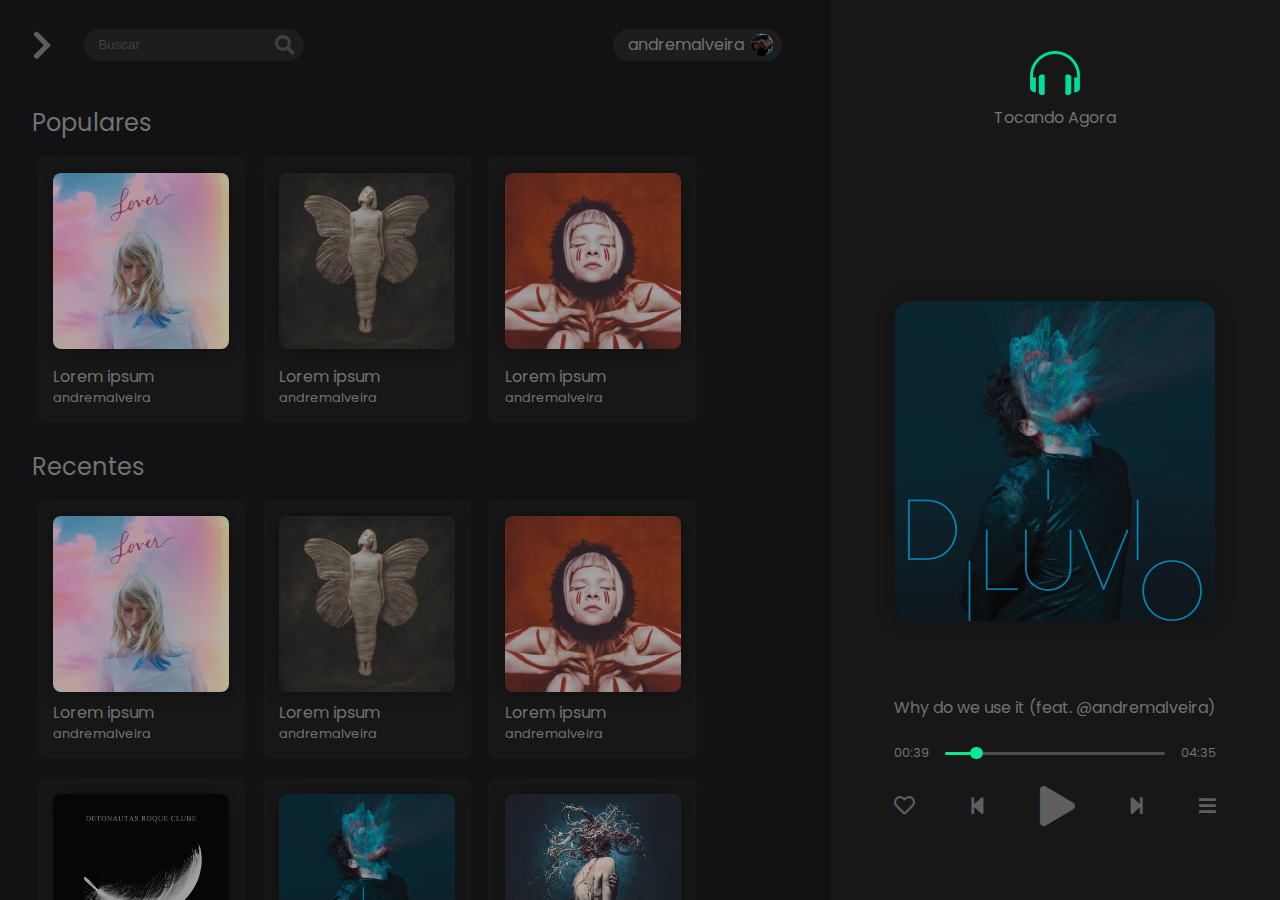
<file: index.html>
<!DOCTYPE html>
<html lang="pt-br" data-theme="dark">
<head>
  <meta charset="UTF-8">
  <meta http-equiv="X-UA-Compatible" content="IE=edge">
  <meta name="viewport" content="width=device-width, initial-scale=1.0">
  <link rel="preconnect" href="https://fonts.gstatic.com">
  <link href="https://fonts.googleapis.com/css2?family=Poppins:wght@200;300;400&display=swap" rel="stylesheet">
  <link rel="stylesheet" href="https://cdnjs.cloudflare.com/ajax/libs/font-awesome/5.15.3/css/all.min.css"  crossorigin="anonymous" />
  <link rel="stylesheet" href="assets/css/equalize.css">
  <link rel="stylesheet" href="assets/css/style.css">
  <title>Home | Your MusicPlayer</title>

  <link rel="shortcut icon" href="public/favicon.png" type="image/x-icon">
</head>
<body>
  <div class="barLeft">
    <nav>
      <img src="public/logo.png" alt="">
      <ul>
        <a href="/"><li><i class="fas fa-home"></i>Home</li></a>
        <li><i class="fas fa-grip-lines-vertical"></i>Sua Biblioteca</li>
        <li><i class="fas fa-heart"></i>Músicas Curtidas</li>
        <li><i class="fas fa-plus"></i>Criar Playlist</li>
      </ul>
    </nav>
  </div>
  <div class="container">
    <header>
      <i class="fas fa-chevron-right"></i>
      <div class="search">
        <input type="text" name="" id="" placeholder="Buscar">
        <i class="fas fa-search"></i>
      </div>
      <div class="user">
        <div class="ubutton">
          <div class="uName">andremalveira</div>
          <div class="uThumbnail">
            <img src="public/user.png" alt="">
          </div>
        </div>
        <div id="uMenu" class="uMenu">
          <a href="perfil.html"><li>Perfil</li></a>
          <a href="#"><li>Conta</li></a>
          <a href="#"><li>Sair</li></a>
        </div>
      </div>
    </header>
    <main>
      <h1>Populares</h1>
      <div class="populares menuActive">
       <div class="pList"></div>
      </div>
      <h1>Recentes</h1>
      <div class="recents">
        <div class="rList"></div>
      </div>
      <footer>
      <p>Copyright 2021 | Your MusicPlayer</p>
      <p>developed by <a href="">andremalveira</a></p>
      </footer>
    </main>

  </div>
  <div class="player">
      <div class="pHeader">
        <img src="public/headphone.png" alt="">
        <p>Tocando Agora</p>
      </div>
      <div class="pThumbnail">
        <img src="public/imgs/4.jpg" alt="">
      </div>
      <div class="footer">
        <h2 class="pTitle">Why do we use it (feat. @andremalveira)</h2>
        <div class="pSlider">
          <span>00:39</span>
          <div class="pSliderBar">
            <div class="ball"></div>
            <div class="progress"></div>
          </div>
          <span>04:35</span>
        </div>
        <div class="pControls">
          <div><i class="far fa-heart"></i></div>
          <div><i class="fas fa-step-backward"></i></div>
          <div><i class="fas fa-play"></i></div>
          <div><i class="fas fa-step-forward"></i></div>
          <div class="more">
            <i class="fas fa-bars"></i>
            <div class="popUp">
              <i dataPopUp="Equalizer" class="fas fa-align-left"></i>
              <i dataPopUp="Repetir" class="fas fa-redo-alt"></i>
              <i dataPopUp="Aleatório" class="fas fa-random"></i>
              <div class="pVolumeBar">
                <div class="ball"></div>
                <div class="progress"></div>
              </div>
              <i dataPopUp="Mute" class="fas fa-volume-up"></i>
            </div>
          </div>
        </div>
      </div>
      <div class='equalizer'></div>
  </div>
  <div class="overlay"></div>
</body>
<script src="assets/js/togglemodedark.js"></script>
<script src="assets/js/script.js"></script>
</html>
</file>
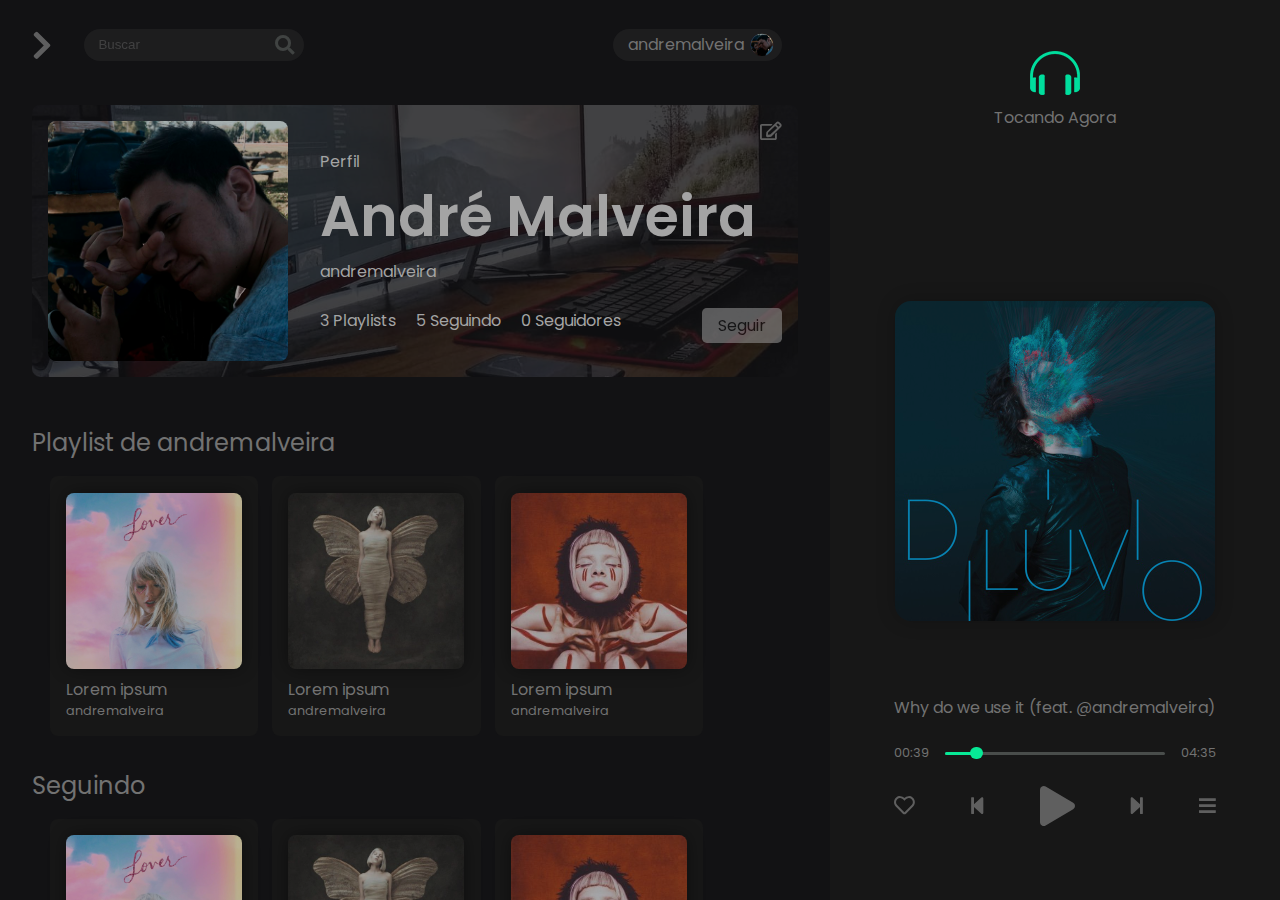
<file: perfil.html>
<!DOCTYPE html>
<html lang="pt-br" data-theme="dark">
<head>
  <meta charset="UTF-8">
  <meta http-equiv="X-UA-Compatible" content="IE=edge">
  <meta name="viewport" content="width=device-width, initial-scale=1.0">
  <link rel="preconnect" href="https://fonts.gstatic.com">
  <link href="https://fonts.googleapis.com/css2?family=Poppins:wght@200;300;400&display=swap" rel="stylesheet">
  <link rel="stylesheet" href="https://cdnjs.cloudflare.com/ajax/libs/font-awesome/5.15.3/css/all.min.css"  crossorigin="anonymous" />
  <link rel="stylesheet" href="assets/css/equalize.css">
  <link rel="stylesheet" href="assets/css/style.css">
  <title>Perfil | Your MusicPlayer</title>

  <link rel="shortcut icon" href="public/favicon.png" type="image/x-icon">
</head>
<body>
  <div class="barLeft">
    <nav>
      <a href="/"><img src="public/logo.png" alt=""></a>
      <ul>
        <a href="/"><li><i class="fas fa-home"></i>Home</li></a>
        <li><i class="fas fa-grip-lines-vertical"></i>Sua Biblioteca</li>
        <li><i class="fas fa-heart"></i>Músicas Curtidas</li>
        <li><i class="fas fa-plus"></i>Criar Playlist</li>
      </ul>
    </nav>
  </div>
  <div class="container">
    <header>
      <i class="fas fa-chevron-right"></i>
      <div class="search">
        <input type="text" name="" id="" placeholder="Buscar">
        <i class="fas fa-search"></i>
      </div>
      <div class="user">
        <div class="ubutton">
          <div class="uName">andremalveira</div>
          <div class="uThumbnail">
            <img src="public/user.png" alt="">
          </div>
        </div>
        <div id="uMenu" class="uMenu">
          <a href="perfil.html"><li>Perfil</li></a>
          <a href="#"><li>Conta</li></a>
          <a href="#"><li>Sair</li></a>
        </div>
      </div>
    </header>
    <main>
      <div class="profile">
        <div class="plControls">
          <i class="fas fa-chevron-left" title="Voltar"></i>
        </div>
        <div class="prHeader">
          <div class="prContainer">
              <div class="prThumbnail">
                <img src="public/user.png" alt="">
                <i class="fas fa-camera"></i>
              </div>
              <div class="prInfos">
                <span>Perfil</span>
                <h1>André Malveira</h1>
                <span>andremalveira</span>
                <div class="follows">
                  <span>0 Playlists</span>
                  <span class="">0 Seguindo</span>
                  <span>0 Seguidores</span>

                  <div class="prbuttons">
                    <div class="prbFollow">Seguir</div>
                  </div>
                </div>
               
              </div>
          </div>
          <div class="prBG"></div>
          <i class="far fa-edit"></i>
        </div>
        <div class="prPlaylists">
          <div class="prCreated">
            <h1>Playlist de andremalveira</h1>
            <div class="prList"></div>
          </div>
          <div class="prfollowed">
            <h1>Seguindo</h1>
            <div class="prList"></div>
          </div>
        </div>
      </div>
    </main>
  </div>
  <div class="player">
      <div class="pHeader">
        <img src="public/headphone.png" alt="">
        <p>Tocando Agora</p>
      </div>
      <div class="pThumbnail">
        <img src="public/imgs/4.jpg" alt="">
      </div>
      <div class="footer">
        <h2 class="pTitle">Why do we use it (feat. @andremalveira)</h2>
        <div class="pSlider">
          <span>00:39</span>
          <div class="pSliderBar">
            <div class="ball"></div>
            <div class="progress"></div>
          </div>
          <span>04:35</span>
        </div>
        <div class="pControls">
          <div><i class="far fa-heart"></i></div>
          <div><i class="fas fa-step-backward"></i></div>
          <div><i class="fas fa-play"></i></div>
          <div><i class="fas fa-step-forward"></i></div>
          <div class="more">
            <i class="fas fa-bars"></i>
            <div class="popUp">
              <i dataPopUp="Equalizer" class="fas fa-align-left"></i>
              <i dataPopUp="Repetir" class="fas fa-redo-alt"></i>
              <i dataPopUp="Aleatório" class="fas fa-random"></i>
              <div class="pVolumeBar">
                <div class="ball"></div>
                <div class="progress"></div>
              </div>
              <i dataPopUp="Mute" class="fas fa-volume-up"></i>
            </div>
          </div>
        </div>
      </div>
      <div class='equalizer'></div>
  </div>
  <div class="overlay"></div>
</body>
<script src="assets/js/script.js"></script>
</html>
</file>
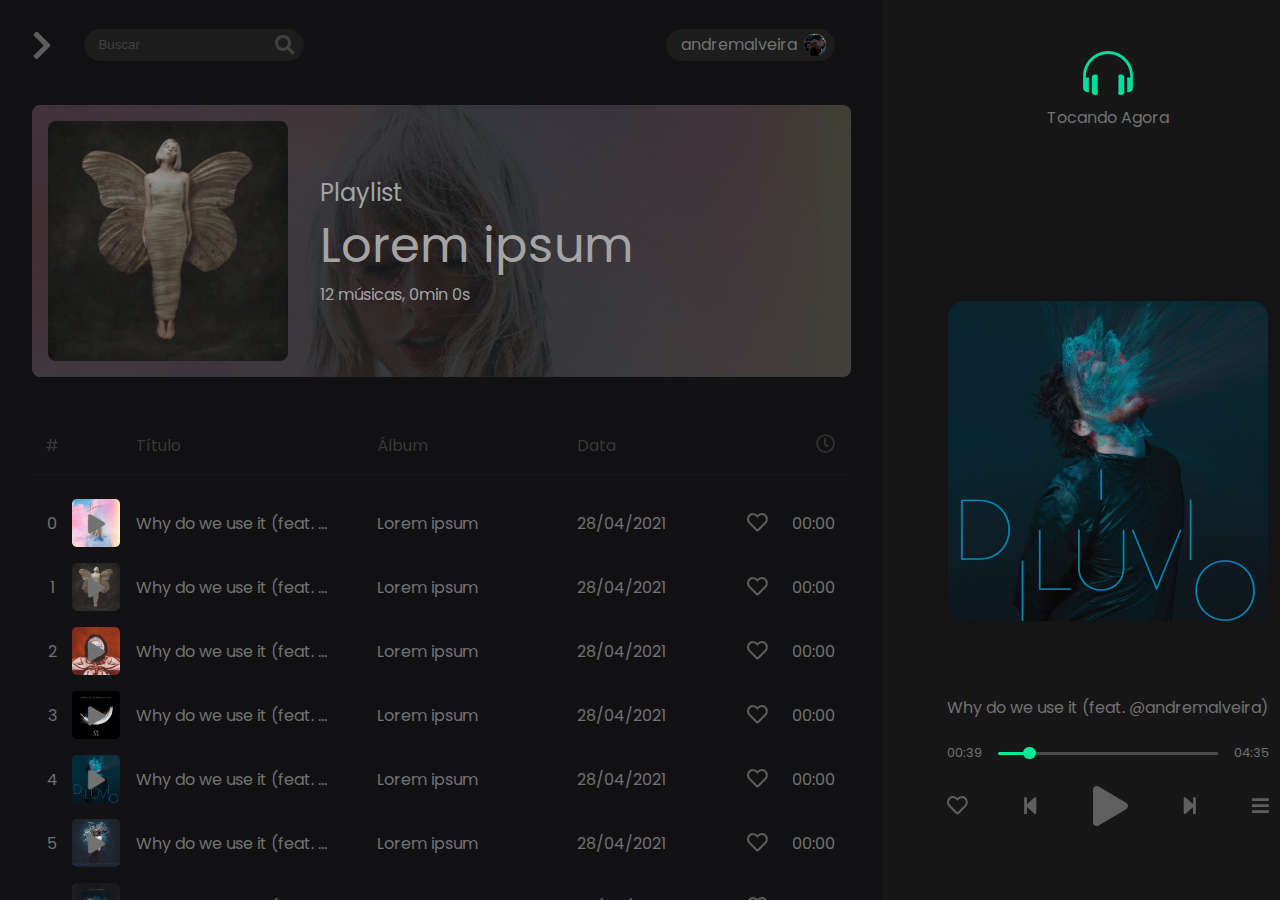
<file: playlist.html>
<!DOCTYPE html>
<html lang="pt-br" data-theme="dark">
<head>
  <meta charset="UTF-8">
  <meta http-equiv="X-UA-Compatible" content="IE=edge">
  <meta name="viewport" content="width=device-width, initial-scale=1.0">
  <link rel="preconnect" href="https://fonts.gstatic.com">
  <link href="https://fonts.googleapis.com/css2?family=Poppins:wght@200;300;400&display=swap" rel="stylesheet">
  <link rel="stylesheet" href="https://cdnjs.cloudflare.com/ajax/libs/font-awesome/5.15.3/css/all.min.css"  crossorigin="anonymous" />
  <link rel="stylesheet" href="assets/css/equalize.css">
  <link rel="stylesheet" href="assets/css/style.css">
  <title>Playlist | Your MusicPlayer</title>

  <link rel="shortcut icon" href="public/favicon.png" type="image/x-icon">
</head>
<body>
  <div class="barLeft">
    <nav>
      <img src="public/logo.png" alt="">
      <ul>
        <li><i class="fas fa-home"></i>Home</li>
        <li><i class="fas fa-grip-lines-vertical"></i>Sua Biblioteca</li>
        <li><i class="fas fa-heart"></i>Músicas Curtidas</li>
        <li><i class="fas fa-plus"></i>Criar Playlist</li>
      </ul>
    </nav>
  </div>
  <div class="container">
    <header>
      <i class="fas fa-chevron-right"></i>
      <div class="search">
        <input type="text" name="" id="" placeholder="Buscar">
        <i class="fas fa-search"></i>
      </div>
      <div class="user">
        <div class="ubutton">
          <div class="uName">andremalveira</div>
          <div class="uThumbnail">
            <img src="public/user.png" alt="">
          </div>
        </div>
        <div id="uMenu" class="uMenu">
          <li>Perfil</li>
          <li>Conta</li>
          <li>Sair</li>
        </div>
      </div>
    </header>
    <main>
      <div class="playList">
        <div class="plControls">
          <i class="fas fa-chevron-left" title="Voltar"></i>
        </div>
        <div class="plHeader">
          <div class="plContainer">
              <div class="plThumbnail">
                <img src="/public/imgs/1.jpg" alt="">
              </div>
              <div class="plTitle">
                <span>Playlist</span>
                <h1>Lorem ipsum</h1>
                <div class="qtmtime">
                  <span>0 músicas,</span>
                  <span>0min 0s</span>
                </div>
              </div>
          </div>
          <div class="plBG"></div>
        </div>
        <div class="plList">
          <div class="plListRow th">
            <div class="listId">#</div>
            <div class="listThumbnail"></div>
            <div class="listTitle">Título</div>
            <div class="listAlbum">Álbum</div>
            <div class="listDate">Data</div>
            <div class="listLike"></div>
            <div class="listTime"><i class="far fa-clock"></i></div>
          </div>
          <div id="plList">
            <div class="plListRow">
              <div class="listId">1</div>
              <div class="listThumbnail"><img src="public/imgs/5.jpg" alt=""><i class="fas fa-play"></i></div>
              <div class="listTitle">Naama (feat. Nathan Nicholson)</div>
              <div class="listAlbum">Naama</div>
              <div class="listDate">28/04/2021</div>
              <div class="listLike"><i class="far fa-heart"></i></div>
              <div class="listTime">00:00</div>
            </div>
          </div>
        </div>
      </div>
    </main>
  </div>
  <div class="player">
      <div class="pHeader">
        <img src="public/headphone.png" alt="">
        <p>Tocando Agora</p>
      </div>
      <div class="pThumbnail">
        <img src="public/imgs/4.jpg" alt="">
      </div>
      <div class="footer">
        <h2 class="pTitle">Why do we use it (feat. @andremalveira)</h2>
        <div class="pSlider">
          <span>00:39</span>
          <div class="pSliderBar">
            <div class="ball"></div>
            <div class="progress"></div>
          </div>
          <span>04:35</span>
        </div>
        <div class="pControls">
          <div><i class="far fa-heart"></i></div>
          <div><i class="fas fa-step-backward"></i></div>
          <div><i class="fas fa-play"></i></div>
          <div><i class="fas fa-step-forward"></i></div>
          <div class="more">
            <i class="fas fa-bars"></i>
            <div class="popUp">
              <i dataPopUp="Equalizer" class="fas fa-align-left"></i>
              <i dataPopUp="Repetir" class="fas fa-redo-alt"></i>
              <i dataPopUp="Aleatório" class="fas fa-random"></i>
              <div class="pVolumeBar">
                <div class="ball"></div>
                <div class="progress"></div>
              </div>
              <i dataPopUp="Mute" class="fas fa-volume-up"></i>
            </div>
          </div>
        </div>
      </div>
      <div class='equalizer'></div>
  </div>
  <div class="overlay"></div>
</body>
<script src="assets/js/script.js"></script>
</html>
</file>
<file: assets/css/equalize.css>
.equalizer {
  width: 100%;
  height: 200px;
  display: flex;
  justify-content: center;
  align-items: flex-end;
  position: absolute;
  left: 0;
  bottom: 0;
  opacity: 0.1;
}

.bar {
  width: 22px;
  min-height: 10px;
  margin-right: 1px;
  box-shadow: 0 10px 15px #000;
}

.bar:nth-child(0) {
  background-color: #f90606;
  -webkit-animation: grow0 2030ms alternate infinite;
          animation: grow0 2030ms alternate infinite;
}

@-webkit-keyframes grow0 {
  0% {
    height: 78px;
  }
  10% {
    height: 17px;
  }
  20% {
    height: 86px;
  }
  30% {
    height: 85px;
  }
  40% {
    height: 89px;
  }
  50% {
    height: 49px;
  }
  60% {
    height: 56px;
  }
  70% {
    height: 72px;
  }
  80% {
    height: 10px;
  }
  90% {
    height: 5px;
  }
  100% {
    height: 54px;
  }
}

@keyframes grow0 {
  0% {
    height: 78px;
  }
  10% {
    height: 17px;
  }
  20% {
    height: 86px;
  }
  30% {
    height: 85px;
  }
  40% {
    height: 89px;
  }
  50% {
    height: 49px;
  }
  60% {
    height: 56px;
  }
  70% {
    height: 72px;
  }
  80% {
    height: 10px;
  }
  90% {
    height: 5px;
  }
  100% {
    height: 54px;
  }
}
.bar:nth-child(1) {
  background-color: #f20d0d;
  -webkit-animation: grow1 1700ms alternate infinite;
          animation: grow1 1700ms alternate infinite;
}

@-webkit-keyframes grow1 {
  0% {
    height: 31px;
  }
  10% {
    height: 35px;
  }
  20% {
    height: 39px;
  }
  30% {
    height: 28px;
  }
  40% {
    height: 29px;
  }
  50% {
    height: 92px;
  }
  60% {
    height: 27px;
  }
  70% {
    height: 97px;
  }
  80% {
    height: 89px;
  }
  90% {
    height: 86px;
  }
  100% {
    height: 66px;
  }
}

@keyframes grow1 {
  0% {
    height: 31px;
  }
  10% {
    height: 35px;
  }
  20% {
    height: 39px;
  }
  30% {
    height: 28px;
  }
  40% {
    height: 29px;
  }
  50% {
    height: 92px;
  }
  60% {
    height: 27px;
  }
  70% {
    height: 97px;
  }
  80% {
    height: 89px;
  }
  90% {
    height: 86px;
  }
  100% {
    height: 66px;
  }
}
.bar:nth-child(2) {
  background-color: #ec1313;
  -webkit-animation: grow2 2086ms alternate infinite;
          animation: grow2 2086ms alternate infinite;
}

@-webkit-keyframes grow2 {
  0% {
    height: 59px;
  }
  10% {
    height: 98px;
  }
  20% {
    height: 20px;
  }
  30% {
    height: 3px;
  }
  40% {
    height: 85px;
  }
  50% {
    height: 29px;
  }
  60% {
    height: 58px;
  }
  70% {
    height: 3px;
  }
  80% {
    height: 79px;
  }
  90% {
    height: 28px;
  }
  100% {
    height: 64px;
  }
}

@keyframes grow2 {
  0% {
    height: 59px;
  }
  10% {
    height: 98px;
  }
  20% {
    height: 20px;
  }
  30% {
    height: 3px;
  }
  40% {
    height: 85px;
  }
  50% {
    height: 29px;
  }
  60% {
    height: 58px;
  }
  70% {
    height: 3px;
  }
  80% {
    height: 79px;
  }
  90% {
    height: 28px;
  }
  100% {
    height: 64px;
  }
}
.bar:nth-child(3) {
  background-color: #e61a1a;
  -webkit-animation: grow3 1797ms alternate infinite;
          animation: grow3 1797ms alternate infinite;
}

@-webkit-keyframes grow3 {
  0% {
    height: 75px;
  }
  10% {
    height: 84px;
  }
  20% {
    height: 31px;
  }
  30% {
    height: 69px;
  }
  40% {
    height: 77px;
  }
  50% {
    height: 81px;
  }
  60% {
    height: 35px;
  }
  70% {
    height: 51px;
  }
  80% {
    height: 42px;
  }
  90% {
    height: 77px;
  }
  100% {
    height: 22px;
  }
}

@keyframes grow3 {
  0% {
    height: 75px;
  }
  10% {
    height: 84px;
  }
  20% {
    height: 31px;
  }
  30% {
    height: 69px;
  }
  40% {
    height: 77px;
  }
  50% {
    height: 81px;
  }
  60% {
    height: 35px;
  }
  70% {
    height: 51px;
  }
  80% {
    height: 42px;
  }
  90% {
    height: 77px;
  }
  100% {
    height: 22px;
  }
}
.bar:nth-child(4) {
  background-color: #df2020;
  -webkit-animation: grow4 1673ms alternate infinite;
          animation: grow4 1673ms alternate infinite;
}

@-webkit-keyframes grow4 {
  0% {
    height: 58px;
  }
  10% {
    height: 67px;
  }
  20% {
    height: 56px;
  }
  30% {
    height: 84px;
  }
  40% {
    height: 27px;
  }
  50% {
    height: 83px;
  }
  60% {
    height: 51px;
  }
  70% {
    height: 2px;
  }
  80% {
    height: 63px;
  }
  90% {
    height: 86px;
  }
  100% {
    height: 82px;
  }
}

@keyframes grow4 {
  0% {
    height: 58px;
  }
  10% {
    height: 67px;
  }
  20% {
    height: 56px;
  }
  30% {
    height: 84px;
  }
  40% {
    height: 27px;
  }
  50% {
    height: 83px;
  }
  60% {
    height: 51px;
  }
  70% {
    height: 2px;
  }
  80% {
    height: 63px;
  }
  90% {
    height: 86px;
  }
  100% {
    height: 82px;
  }
}
.bar:nth-child(5) {
  background-color: #d92626;
  -webkit-animation: grow5 2077ms alternate infinite;
          animation: grow5 2077ms alternate infinite;
}

@-webkit-keyframes grow5 {
  0% {
    height: 32px;
  }
  10% {
    height: 36px;
  }
  20% {
    height: 75px;
  }
  30% {
    height: 94px;
  }
  40% {
    height: 34px;
  }
  50% {
    height: 77px;
  }
  60% {
    height: 53px;
  }
  70% {
    height: 95px;
  }
  80% {
    height: 10px;
  }
  90% {
    height: 70px;
  }
  100% {
    height: 37px;
  }
}

@keyframes grow5 {
  0% {
    height: 32px;
  }
  10% {
    height: 36px;
  }
  20% {
    height: 75px;
  }
  30% {
    height: 94px;
  }
  40% {
    height: 34px;
  }
  50% {
    height: 77px;
  }
  60% {
    height: 53px;
  }
  70% {
    height: 95px;
  }
  80% {
    height: 10px;
  }
  90% {
    height: 70px;
  }
  100% {
    height: 37px;
  }
}
.bar:nth-child(6) {
  background-color: #d22d2d;
  -webkit-animation: grow6 2086ms alternate infinite;
          animation: grow6 2086ms alternate infinite;
}

@-webkit-keyframes grow6 {
  0% {
    height: 96px;
  }
  10% {
    height: 29px;
  }
  20% {
    height: 93px;
  }
  30% {
    height: 7px;
  }
  40% {
    height: 91px;
  }
  50% {
    height: 67px;
  }
  60% {
    height: 64px;
  }
  70% {
    height: 60px;
  }
  80% {
    height: 98px;
  }
  90% {
    height: 36px;
  }
  100% {
    height: 92px;
  }
}

@keyframes grow6 {
  0% {
    height: 96px;
  }
  10% {
    height: 29px;
  }
  20% {
    height: 93px;
  }
  30% {
    height: 7px;
  }
  40% {
    height: 91px;
  }
  50% {
    height: 67px;
  }
  60% {
    height: 64px;
  }
  70% {
    height: 60px;
  }
  80% {
    height: 98px;
  }
  90% {
    height: 36px;
  }
  100% {
    height: 92px;
  }
}
.bar:nth-child(7) {
  background-color: #cc3333;
  -webkit-animation: grow7 1533ms alternate infinite;
          animation: grow7 1533ms alternate infinite;
}

@-webkit-keyframes grow7 {
  0% {
    height: 3px;
  }
  10% {
    height: 52px;
  }
  20% {
    height: 61px;
  }
  30% {
    height: 22px;
  }
  40% {
    height: 4px;
  }
  50% {
    height: 87px;
  }
  60% {
    height: 16px;
  }
  70% {
    height: 92px;
  }
  80% {
    height: 81px;
  }
  90% {
    height: 28px;
  }
  100% {
    height: 27px;
  }
}

@keyframes grow7 {
  0% {
    height: 3px;
  }
  10% {
    height: 52px;
  }
  20% {
    height: 61px;
  }
  30% {
    height: 22px;
  }
  40% {
    height: 4px;
  }
  50% {
    height: 87px;
  }
  60% {
    height: 16px;
  }
  70% {
    height: 92px;
  }
  80% {
    height: 81px;
  }
  90% {
    height: 28px;
  }
  100% {
    height: 27px;
  }
}
.bar:nth-child(8) {
  background-color: #c63939;
  -webkit-animation: grow8 1935ms alternate infinite;
          animation: grow8 1935ms alternate infinite;
}

@-webkit-keyframes grow8 {
  0% {
    height: 55px;
  }
  10% {
    height: 30px;
  }
  20% {
    height: 63px;
  }
  30% {
    height: 100px;
  }
  40% {
    height: 49px;
  }
  50% {
    height: 34px;
  }
  60% {
    height: 43px;
  }
  70% {
    height: 60px;
  }
  80% {
    height: 15px;
  }
  90% {
    height: 39px;
  }
  100% {
    height: 50px;
  }
}

@keyframes grow8 {
  0% {
    height: 55px;
  }
  10% {
    height: 30px;
  }
  20% {
    height: 63px;
  }
  30% {
    height: 100px;
  }
  40% {
    height: 49px;
  }
  50% {
    height: 34px;
  }
  60% {
    height: 43px;
  }
  70% {
    height: 60px;
  }
  80% {
    height: 15px;
  }
  90% {
    height: 39px;
  }
  100% {
    height: 50px;
  }
}
.bar:nth-child(9) {
  background-color: #bf4040;
  -webkit-animation: grow9 2128ms alternate infinite;
          animation: grow9 2128ms alternate infinite;
}

@-webkit-keyframes grow9 {
  0% {
    height: 100px;
  }
  10% {
    height: 6px;
  }
  20% {
    height: 18px;
  }
  30% {
    height: 41px;
  }
  40% {
    height: 80px;
  }
  50% {
    height: 16px;
  }
  60% {
    height: 78px;
  }
  70% {
    height: 11px;
  }
  80% {
    height: 93px;
  }
  90% {
    height: 8px;
  }
  100% {
    height: 1px;
  }
}

@keyframes grow9 {
  0% {
    height: 100px;
  }
  10% {
    height: 6px;
  }
  20% {
    height: 18px;
  }
  30% {
    height: 41px;
  }
  40% {
    height: 80px;
  }
  50% {
    height: 16px;
  }
  60% {
    height: 78px;
  }
  70% {
    height: 11px;
  }
  80% {
    height: 93px;
  }
  90% {
    height: 8px;
  }
  100% {
    height: 1px;
  }
}
.bar:nth-child(10) {
  background-color: #b94646;
  -webkit-animation: grow10 1631ms alternate infinite;
          animation: grow10 1631ms alternate infinite;
}

@-webkit-keyframes grow10 {
  0% {
    height: 67px;
  }
  10% {
    height: 83px;
  }
  20% {
    height: 40px;
  }
  30% {
    height: 12px;
  }
  40% {
    height: 59px;
  }
  50% {
    height: 91px;
  }
  60% {
    height: 80px;
  }
  70% {
    height: 82px;
  }
  80% {
    height: 30px;
  }
  90% {
    height: 59px;
  }
  100% {
    height: 89px;
  }
}

@keyframes grow10 {
  0% {
    height: 67px;
  }
  10% {
    height: 83px;
  }
  20% {
    height: 40px;
  }
  30% {
    height: 12px;
  }
  40% {
    height: 59px;
  }
  50% {
    height: 91px;
  }
  60% {
    height: 80px;
  }
  70% {
    height: 82px;
  }
  80% {
    height: 30px;
  }
  90% {
    height: 59px;
  }
  100% {
    height: 89px;
  }
}
.bar:nth-child(11) {
  background-color: #b34d4d;
  -webkit-animation: grow11 1576ms alternate infinite;
          animation: grow11 1576ms alternate infinite;
}

@-webkit-keyframes grow11 {
  0% {
    height: 79px;
  }
  10% {
    height: 91px;
  }
  20% {
    height: 20px;
  }
  30% {
    height: 54px;
  }
  40% {
    height: 30px;
  }
  50% {
    height: 77px;
  }
  60% {
    height: 81px;
  }
  70% {
    height: 90px;
  }
  80% {
    height: 33px;
  }
  90% {
    height: 60px;
  }
  100% {
    height: 67px;
  }
}

@keyframes grow11 {
  0% {
    height: 79px;
  }
  10% {
    height: 91px;
  }
  20% {
    height: 20px;
  }
  30% {
    height: 54px;
  }
  40% {
    height: 30px;
  }
  50% {
    height: 77px;
  }
  60% {
    height: 81px;
  }
  70% {
    height: 90px;
  }
  80% {
    height: 33px;
  }
  90% {
    height: 60px;
  }
  100% {
    height: 67px;
  }
}
.bar:nth-child(12) {
  background-color: #ac5353;
  -webkit-animation: grow12 1738ms alternate infinite;
          animation: grow12 1738ms alternate infinite;
}

@-webkit-keyframes grow12 {
  0% {
    height: 32px;
  }
  10% {
    height: 42px;
  }
  20% {
    height: 75px;
  }
  30% {
    height: 31px;
  }
  40% {
    height: 60px;
  }
  50% {
    height: 30px;
  }
  60% {
    height: 25px;
  }
  70% {
    height: 56px;
  }
  80% {
    height: 69px;
  }
  90% {
    height: 13px;
  }
  100% {
    height: 24px;
  }
}

@keyframes grow12 {
  0% {
    height: 32px;
  }
  10% {
    height: 42px;
  }
  20% {
    height: 75px;
  }
  30% {
    height: 31px;
  }
  40% {
    height: 60px;
  }
  50% {
    height: 30px;
  }
  60% {
    height: 25px;
  }
  70% {
    height: 56px;
  }
  80% {
    height: 69px;
  }
  90% {
    height: 13px;
  }
  100% {
    height: 24px;
  }
}
.bar:nth-child(13) {
  background-color: #a65959;
  -webkit-animation: grow13 1998ms alternate infinite;
          animation: grow13 1998ms alternate infinite;
}

@-webkit-keyframes grow13 {
  0% {
    height: 35px;
  }
  10% {
    height: 93px;
  }
  20% {
    height: 42px;
  }
  30% {
    height: 45px;
  }
  40% {
    height: 38px;
  }
  50% {
    height: 53px;
  }
  60% {
    height: 80px;
  }
  70% {
    height: 98px;
  }
  80% {
    height: 75px;
  }
  90% {
    height: 80px;
  }
  100% {
    height: 53px;
  }
}

@keyframes grow13 {
  0% {
    height: 35px;
  }
  10% {
    height: 93px;
  }
  20% {
    height: 42px;
  }
  30% {
    height: 45px;
  }
  40% {
    height: 38px;
  }
  50% {
    height: 53px;
  }
  60% {
    height: 80px;
  }
  70% {
    height: 98px;
  }
  80% {
    height: 75px;
  }
  90% {
    height: 80px;
  }
  100% {
    height: 53px;
  }
}
.bar:nth-child(14) {
  background-color: #9f6060;
  -webkit-animation: grow14 1563ms alternate infinite;
          animation: grow14 1563ms alternate infinite;
}

@-webkit-keyframes grow14 {
  0% {
    height: 58px;
  }
  10% {
    height: 60px;
  }
  20% {
    height: 43px;
  }
  30% {
    height: 58px;
  }
  40% {
    height: 28px;
  }
  50% {
    height: 10px;
  }
  60% {
    height: 58px;
  }
  70% {
    height: 39px;
  }
  80% {
    height: 13px;
  }
  90% {
    height: 63px;
  }
  100% {
    height: 36px;
  }
}

@keyframes grow14 {
  0% {
    height: 58px;
  }
  10% {
    height: 60px;
  }
  20% {
    height: 43px;
  }
  30% {
    height: 58px;
  }
  40% {
    height: 28px;
  }
  50% {
    height: 10px;
  }
  60% {
    height: 58px;
  }
  70% {
    height: 39px;
  }
  80% {
    height: 13px;
  }
  90% {
    height: 63px;
  }
  100% {
    height: 36px;
  }
}
.bar:nth-child(15) {
  background-color: #996666;
  -webkit-animation: grow15 1883ms alternate infinite;
          animation: grow15 1883ms alternate infinite;
}

@-webkit-keyframes grow15 {
  0% {
    height: 72px;
  }
  10% {
    height: 48px;
  }
  20% {
    height: 72px;
  }
  30% {
    height: 71px;
  }
  40% {
    height: 4px;
  }
  50% {
    height: 39px;
  }
  60% {
    height: 51px;
  }
  70% {
    height: 90px;
  }
  80% {
    height: 67px;
  }
  90% {
    height: 82px;
  }
  100% {
    height: 46px;
  }
}

@keyframes grow15 {
  0% {
    height: 72px;
  }
  10% {
    height: 48px;
  }
  20% {
    height: 72px;
  }
  30% {
    height: 71px;
  }
  40% {
    height: 4px;
  }
  50% {
    height: 39px;
  }
  60% {
    height: 51px;
  }
  70% {
    height: 90px;
  }
  80% {
    height: 67px;
  }
  90% {
    height: 82px;
  }
  100% {
    height: 46px;
  }
}
.bar:nth-child(16) {
  background-color: #936c6c;
  -webkit-animation: grow16 2043ms alternate infinite;
          animation: grow16 2043ms alternate infinite;
}

@-webkit-keyframes grow16 {
  0% {
    height: 21px;
  }
  10% {
    height: 1px;
  }
  20% {
    height: 57px;
  }
  30% {
    height: 33px;
  }
  40% {
    height: 72px;
  }
  50% {
    height: 50px;
  }
  60% {
    height: 20px;
  }
  70% {
    height: 64px;
  }
  80% {
    height: 88px;
  }
  90% {
    height: 50px;
  }
  100% {
    height: 32px;
  }
}

@keyframes grow16 {
  0% {
    height: 21px;
  }
  10% {
    height: 1px;
  }
  20% {
    height: 57px;
  }
  30% {
    height: 33px;
  }
  40% {
    height: 72px;
  }
  50% {
    height: 50px;
  }
  60% {
    height: 20px;
  }
  70% {
    height: 64px;
  }
  80% {
    height: 88px;
  }
  90% {
    height: 50px;
  }
  100% {
    height: 32px;
  }
}
.bar:nth-child(17) {
  background-color: #8c7373;
  -webkit-animation: grow17 1662ms alternate infinite;
          animation: grow17 1662ms alternate infinite;
}

@-webkit-keyframes grow17 {
  0% {
    height: 78px;
  }
  10% {
    height: 34px;
  }
  20% {
    height: 92px;
  }
  30% {
    height: 1px;
  }
  40% {
    height: 68px;
  }
  50% {
    height: 16px;
  }
  60% {
    height: 26px;
  }
  70% {
    height: 15px;
  }
  80% {
    height: 6px;
  }
  90% {
    height: 5px;
  }
  100% {
    height: 28px;
  }
}

@keyframes grow17 {
  0% {
    height: 78px;
  }
  10% {
    height: 34px;
  }
  20% {
    height: 92px;
  }
  30% {
    height: 1px;
  }
  40% {
    height: 68px;
  }
  50% {
    height: 16px;
  }
  60% {
    height: 26px;
  }
  70% {
    height: 15px;
  }
  80% {
    height: 6px;
  }
  90% {
    height: 5px;
  }
  100% {
    height: 28px;
  }
}
.bar:nth-child(18) {
  background-color: #867979;
  -webkit-animation: grow18 1740ms alternate infinite;
          animation: grow18 1740ms alternate infinite;
}

@-webkit-keyframes grow18 {
  0% {
    height: 71px;
  }
  10% {
    height: 5px;
  }
  20% {
    height: 93px;
  }
  30% {
    height: 95px;
  }
  40% {
    height: 31px;
  }
  50% {
    height: 68px;
  }
  60% {
    height: 92px;
  }
  70% {
    height: 32px;
  }
  80% {
    height: 29px;
  }
  90% {
    height: 65px;
  }
  100% {
    height: 11px;
  }
}

@keyframes grow18 {
  0% {
    height: 71px;
  }
  10% {
    height: 5px;
  }
  20% {
    height: 93px;
  }
  30% {
    height: 95px;
  }
  40% {
    height: 31px;
  }
  50% {
    height: 68px;
  }
  60% {
    height: 92px;
  }
  70% {
    height: 32px;
  }
  80% {
    height: 29px;
  }
  90% {
    height: 65px;
  }
  100% {
    height: 11px;
  }
}
.bar:nth-child(19) {
  background-color: gray;
  -webkit-animation: grow19 1779ms alternate infinite;
          animation: grow19 1779ms alternate infinite;
}

@-webkit-keyframes grow19 {
  0% {
    height: 63px;
  }
  10% {
    height: 67px;
  }
  20% {
    height: 74px;
  }
  30% {
    height: 49px;
  }
  40% {
    height: 100px;
  }
  50% {
    height: 100px;
  }
  60% {
    height: 15px;
  }
  70% {
    height: 98px;
  }
  80% {
    height: 21px;
  }
  90% {
    height: 81px;
  }
  100% {
    height: 96px;
  }
}

@keyframes grow19 {
  0% {
    height: 63px;
  }
  10% {
    height: 67px;
  }
  20% {
    height: 74px;
  }
  30% {
    height: 49px;
  }
  40% {
    height: 100px;
  }
  50% {
    height: 100px;
  }
  60% {
    height: 15px;
  }
  70% {
    height: 98px;
  }
  80% {
    height: 21px;
  }
  90% {
    height: 81px;
  }
  100% {
    height: 96px;
  }
}
.bar:nth-child(20) {
  background-color: gray;
  -webkit-animation: grow20 1551ms alternate infinite;
          animation: grow20 1551ms alternate infinite;
}

@-webkit-keyframes grow20 {
  0% {
    height: 81px;
  }
  10% {
    height: 12px;
  }
  20% {
    height: 38px;
  }
  30% {
    height: 30px;
  }
  40% {
    height: 34px;
  }
  50% {
    height: 86px;
  }
  60% {
    height: 10px;
  }
  70% {
    height: 20px;
  }
  80% {
    height: 97px;
  }
  90% {
    height: 98px;
  }
  100% {
    height: 13px;
  }
}

@keyframes grow20 {
  0% {
    height: 81px;
  }
  10% {
    height: 12px;
  }
  20% {
    height: 38px;
  }
  30% {
    height: 30px;
  }
  40% {
    height: 34px;
  }
  50% {
    height: 86px;
  }
  60% {
    height: 10px;
  }
  70% {
    height: 20px;
  }
  80% {
    height: 97px;
  }
  90% {
    height: 98px;
  }
  100% {
    height: 13px;
  }
}
</file>
<file: assets/css/style.css>
* {
  margin: 0;
  padding: 0;
  box-sizing: border-box;
}
::-webkit-scrollbar {
  width: 5px;
  height: 8px;
  background-color: var(--scrollbar); 
}
::-webkit-scrollbar-thumb {
  background: var(--cardHover);
  border-radius: 10px;
}

:root {

  --sliderEmpty: #494D4B;
  --sliderProgress: #04D361;
  --plTitle: #a4a4a4;

  --imgOverflow: 1;

  --font: #fff;
  --white: #FFF;
  --gray-50: #F7F8FA;
  --gray-100: #E6E8EB;
  --span-handle: #ddd;
  --gray-200: #AFB2B1;
  --gray-500: #808080;
  --gray-800: #494D4B;

  --purple-300: #9F75FF;
  --purple-400: #9164FA;
  --purple-500: #8257E5;
  --purple-800: #6F48C9;
  

}

[data-theme=dark] {

  --bg: #121214;
  --bgInputs: #3131315e;
  --font: #727272;
  --sliderEmpty: #494D4B;
  --sliderProgress: #07e996;
  --fontInput: #34dd9f;
  --card: #171717;
  --cardHover: #202024;
  --imgOverflow: 0.7;
  --plTitle: #a4a4a4;
  


  --white: #202024;
  --gray-50: #121214;
  --gray-100: #1b1b1b5e;
  --gray-200: #4b4b4b;
  --purple-300: #604c90;
  --purple-400: #604c90;
  --purple-500: #604c90;
}

body {
  background: var(--bg);
  color: var(--font);
  font-family: 'Poppins', sans-serif;
  display: flex;
  flex: 1;
}
input {
  border: none;
}
input:focus {
  outline: none;
}
img {
  transition: ease 0.3s;
}
li {
  display: block;
  padding: 0.5rem 0.8rem;
}
a {
  text-decoration: none;
  color: var(--font);
}


.barLeft.active {
  transform: translateX(0);
  width: 21rem;
}
.barLeft {
  width: 0rem;
  transition: ease 0.2s;
  transform: translateX(-21rem);
}
.barLeft nav {
  height: 100%;
  background: var(--bg);
  padding: 1rem 0.5rem;
  display: flex;
  flex-direction: column;
}
.barLeft nav img {
  cursor: pointer;
  opacity: 0.5;
  width: 179px;
  margin: 0 auto;
}
.barLeft nav img:hover {
  opacity: 0.8;
}
.barLeft nav ul {
  margin: 2rem 0;
}
.barLeft nav li {
  cursor: pointer;
  transition: ease 0.2s;
  margin: 0.5rem 0;
}
.barLeft nav li:hover {
  background: var(--cardHover);
  border-radius: 0.3rem;
}

.barLeft nav li i {
  margin-right: 0.5rem;
  width: 21px;
  font-size: 1.2rem;
}
.barLeft nav li i.fas.fa-heart{
  color: var(--font);
}

.barLeft nav li .fa-grip-lines-vertical{
  position: relative;;
}
.barLeft nav li .fa-grip-lines-vertical::after{
  content: "\f715";
  font-size: 12px;
  position: absolute;
  top: 3.7px;
  left: 7px;
  transform: rotate(30deg);
}



.overlay  {
  display: none;
  width: 100vw;
  height: 100vh;
  position: absolute;
}
.container {
  max-width: 1431px;
  width: 100%;
  height: 100vh;

  display: flex;
  flex-direction: column;
}

header {
  height: 6rem;
  width: 100%;
  padding: 1rem 3rem 1rem 2rem;

  display: flex;
  align-items: center;
}
header .fa-bars, 
header .fa-chevron-right {
  font-size: 2rem;
}

.search {
  margin-left: 2rem;
  display: flex;
  align-items: center;
  background: var(--bgInputs);
  border-radius: 1rem 1rem 1rem 1rem;
}
.search input {
  padding: 0.2rem 0 0.2rem 0.9rem;
  background: transparent;
  height: 2rem;
  color: var(--fontInput);
}
.search input::-webkit-input-placeholder {opacity: 0.4;}

.search .fa-search {
  padding: 0 0.6rem 0 0;
  font-size: 1.2rem;
  color: var(--gray-800);
}

.user {
  margin-left: auto;
  display: flex;
  transition: ease 0.2s;
  position: relative;
  z-index: 1;
}

.user .ubutton {
  display: flex;
  cursor: pointer;
  background: var(--bgInputs);
  border-radius: 1rem 1rem 1rem 1rem;
  height: 2rem;
  padding: 0.2rem 0.5rem 0.2rem 0.9rem;
}
.user .ubutton:hover {
  background: var(--cardHover);
}
.user .uThumbnail {
  width: 1.5rem;
  padding: 0.2rem;
  display: flex;
  justify-content: center;
  align-items: center;
  margin-left: 0.4rem;
}
.user .uThumbnail img {
  width: 21.7px;
  border-radius: 50%;
  z-index: 1;
}
.user .uThumbnail::after {
  content: "\f2bd";
  font-family: "Font Awesome 5 Free";
  font-weight: 400;
  font-size: 1.4rem;
  position: absolute;
}
.user .uName {
  display: flex;
  align-items: center;
}

.user .uMenu {
  width: 100%;
  min-width: 9rem;
  top: 45px;
  right: 0px;
  border-radius: 0.5rem;
  background: var(--card);
  position: absolute;
  padding: 0.8rem 0.8rem;
  z-index: 1;
  box-shadow: 0px 3px 10px #00000040;
  transition: ease 0.1s;
  opacity: 0;
  transform: translate3d(70px, -70px, 0) scale(0);
}
.user .uMenu.active {
  transform: none;
  opacity: 1;
}
.user .uMenu::before {
  content: "\f0da";
  font-family: "Font Awesome 5 Free";
  font-weight: 900;
  font-size: 2.4rem;
  position: absolute;
  top: -25px;
  right: 11px;
  color: var(--card);
  transform: rotate(-90deg);
}
.user .uMenu a li {
  text-decoration: none;
  display: flex;
  cursor: pointer;
  transition: ease 0.1s;
  padding: 0.3rem 0.8rem;
}
.user .uMenu a:last-child li {
  margin-top: 0.5rem;
  border-top: solid 1px var(--cardHover);
}

.user .uMenu a li:hover {
  opacity: 0.8;
  background: var(--cardHover);
  border-radius: 0.3rem;
}

main {
  width: 100%;
  height: 100%;
  padding: 1rem 2rem;
  overflow: overlay;
}
main h1 {
  font-weight: 400;
  font-size: 1.5rem;
}

.recents, .populares {
  padding: 1rem 0;
  margin: 0 0 0 05px;
  display: flex;
}
.populares.menuActive {
  height: 18.645rem;
  overflow: hidden;
  margin-bottom: 10px;

}
.rList, .pList {
  display: flex;
  flex-wrap: wrap;
  gap: 3px;
}

.rCard {
  display: flex;
  flex-direction: column;
  align-items: center;
  margin: 0 1rem 0 0;
}

.rCard img, .pCard img{
  width: 11rem;
  border-radius: 0.5rem;
  opacity: var(--imgOverflow);
  box-shadow: 0px 0px 18px #00000094;
}

.pCard, .rCard {
  cursor: pointer;
  transition: ease 0.2s;
  margin: 0 0.9rem 1rem 0;
  padding: 1.01rem;
  background: var(--card);
  border-radius: 0.5rem;
}
.pCard:hover, .rCard:hover {
  background: var(--cardHover);
}
.pCard img:hover, .rCard img:hover {
  opacity: 0.9;
  transform: scale(1.02);
}
.pCardName {
  width: 100%;
  padding: 0.5rem 0 0;
}
.pCard h2, .rCard h2 {
  font-size: 1rem;
  font-weight: normal;
}
.pCard h3, .rCard h3 {
  font-size: 0.8rem;
  font-weight: normal;
}

footer {
  width: 100%;
  padding: 1rem 1rem 1rem 0.5rem;
  display: flex;
  align-items: center;
  justify-content: space-between;
}


/*PLAYER*/
.player {
  width: 31rem;
  height: 100vh;
  background: var(--card);
  padding: 3rem 4rem;
  z-index: 0;
  cursor: default;
  display: flex;
  flex-direction: column;
  justify-content: space-between;
  margin: auto;
  position: relative;
}
.pHeader {
  text-align: center;
  padding: 0rem 4rem;
}

.pThumbnail{
  padding: 8rem 0px 2rem 0rem;
  display: flex;
  align-items: center;
  justify-content: center;
}
.pThumbnail img {
  width: 20rem;
  border-radius: 1rem;
  box-shadow: 0px 0px 20px #00000052;
  opacity: var(--imgOverflow);
}

.footer {
  z-index: 1;
}
.pTitle {
  text-align: center;
  padding-bottom: 1.5rem;
  overflow: hidden;
  text-overflow: ellipsis;
  white-space: nowrap;
  font-size: 1.0rem;
  font-weight: normal;
}

.pSlider{
  display: flex;
  align-items: center;
}
.pSliderBar {
  width: 100%;
  height: 3px;
  background: var(--sliderEmpty);
  border-radius: 50px;
  display: flex;
  align-items: center;
  position: relative;
}
.ball {
  width: 0.8rem;
  height: 0.8rem;
  background: var(--sliderProgress);
  border-radius: 50%;
  position: absolute;
  left: 25px;
  cursor: grab;
}
.ball:active {cursor: grabbing;}
.progress{
  position: absolute;
  width: 14%;
  height: 3px;
  background: var(--sliderProgress);
  border-radius: 50px;
}
.pSlider span {
  font-size: 0.8rem;
}
.pSlider span:first-child {
  margin: 0 1rem 0 0;
}
.pSlider span:last-child {
  margin: 0 0 0 1rem;
}

.pControls {
  padding: 1.5rem 0rem;
  display: flex;
  align-items: center;
  justify-content: space-between;
}
.fas, .far {
  font-size: 1.2rem;
  cursor: pointer;
  transition: ease 0.2s;
  opacity: 0.8;
}
.fas:hover, .far:hover {
  opacity: 1;
}
.fas:active, .far:active {
  transform: scale(0.9);
}
.fa-play {
  font-size: 2.5rem;
}

.fa-heart {
  font-size: 1.3rem;
  cursor: pointer;
  transition: ease 0.2s;
  opacity: 0.8;
}
.fa-heart:hover{
  color: var(--sliderProgress)
}
.fa-heart:active {
  transform: scale(0.9);
}
.fas.fa-heart { 
  color: var(--sliderProgress)
}

.more {
  position: relative;
}
.popUp {
  background: #202024;
  position: absolute;
  width: 2rem;
  height: 15rem;
  left: 35px;
  top: -70px;
  border-radius: 1rem;
  transform: translateY(-140px) translateX(-10px);
  opacity: 0;
  z-index: -1;
  padding: 0.9rem 0.2rem;
  display: flex;
  flex-direction: column;
  justify-content: space-between;
  align-items: center;
  transition: ease 0.2s;
}
.active .popUp {
  transform: translateY(-140px) translateX(0px);
  opacity: 1;
  z-index: 1;
}
.popUp::after {
  content: "\f0d9";
  font-family: "Font Awesome 5 Free";
  font-weight: 900;
  position: absolute;
  left: -3px;
  top: 92%;
  transform: translate(-50%, -50%);
  opacity: 1;
  color: #202024;
  font-size: 2rem;
  z-index: -31;
}

.pVolumeBar {
  width: 3px;
  height: 6rem;
  background: var(--sliderEmpty);
  border-radius: 50px;
  display: flex;
  align-items: center;
  position: relative;
}
.pVolumeBar .ball {
  width: 0.8rem;
  height: 0.8rem;
  background: var(--sliderProgress);
  border-radius: 50%;
  position: absolute;
  left: -5px;
  cursor: grab;
}
.pVolumeBar .ball:active {cursor: grabbing;}
.pVolumeBar .progress{
  position: absolute;
  width: 3px;
  height: 45%;
  background: var(--sliderProgress);
  border-radius: 50px;
  bottom: 0;
}
.fa-align-left {
  transform: rotate(-90deg);
}
.fa-align-left:active {
  transform: scale(0.9) rotate(-90deg);
}
.mute .ball {
  bottom: 0;
}
.mute .progress{
  height: 0;
}
.fa-volume-mute {
  opacity: 0.2;
}
.popUp .fas {
  font-size: 15px;
}

.fasActive {
  color: var(--sliderProgress);
}





/*PagePlaylist*/

.plControls {
  padding: 1rem 0;
  margin-bottom: 1rem;
  display: none;
}
.plControls i {
  font-size: 1.8rem;
  width: 40px;
  height: 40px;
  text-align: center;
  display: flex;
  align-items: center;
  justify-content: center;
  padding: 0.3rem;
  background: var(--bgInputs);
  border-radius: 50%;
  position: relative;
}
.plControls i::before {
  position: absolute;
  right: 13px;

 }
 .plHeader  {
  display: flex;
  position: relative;
  overflow: hidden;
  z-index: 0;
 }
 .plHeader .plContainer {
  display: flex;
  z-index: 1;
  width: 100%;
  padding: 1rem;
 }
.plHeader .plBG {
  background: url(../../public/imgs/0.jpg);
  border-radius: 0.5rem;
  background-repeat: no-repeat;
  background-size: cover;
  background-position: center;
  position: absolute;
  width: 100%;
  height: 100%;
  opacity: 0.2;
}

 .plHeader .plThumbnail {
  margin-right: 2rem;
  display: flex;
  position: relative;
 }
.plHeader .plThumbnail img {
  width: 15rem;
  border-radius: 0.5rem;
  filter: brightness(var(--imgOverflow));
}
.plHeader .plThumbnail .fas.fa-play {
  position: absolute;
  width: 100%;
  height: 100%;
  display: flex;
  justify-content: center;
  align-items: center;
  opacity: 0;
  transition: ease 0.4s;
}
.plHeader .plThumbnail .fas.fa-play:hover {
  opacity: 1;
  color: var(--fontInput);
}

.plTitle {
  display: flex;
  flex-direction: column;
  justify-content: center;
  color: var(--plTitle);
  cursor: default;
}
.plTitle span {
  font-size: 1.5rem;
}
.plTitle h1 {
  font-size: 3rem;
}
.plTitle .qtmtime span {
  font-size: 1rem;
}


/*TABELA PLAYLIST*/
.plList {
  margin-top: 3rem;
}
.plList .plListRow.th {
  padding-bottom: 1rem;
  margin-bottom: 1rem;
  opacity: 0.4;
  border-bottom: solid 1px var(--bgInputs);
  cursor: default;
}
.plList .plListRow {
  display: flex;
  justify-content: space-between;
  align-items: center;
  padding: 0.5rem 0.5rem;
  transition: ease 0.2s;
}
#plList .plListRow:hover {
  cursor: pointer;
}
#plList .plListRow:hover {
  background: var(--cardHover);
  border-radius: 0.3rem;
}
#plList .plListRow.focus {
  color: var(--fontInput);
  background: var(--cardHover);
  border-radius: 0.3rem;
}
.plList .plListRow div{ 
  margin-right: auto;
}
.plList .plListRow .listId {
  width: 1.5rem;
  margin-right: 0.5rem;
  display: flex;
  justify-content: center;
}
.plList .plListRow .listThumbnail {
  margin-right: 1rem;
  width: 3rem;
  position: relative;
  display: flex;
  align-items: center;
  justify-content: center;
}
.plList .plListRow .listThumbnail img {
  width: 3rem;
  border-radius: 0.3rem;
  display: flex;
}
.plList .plListRow .listThumbnail .fa-play,
.plList .plListRow .listThumbnail .fa-pause {
  position: absolute;
  font-size: 1.2rem;
  opacity: 1;
}
.plList .plListRow .listTitle {
  width: 25%;
  margin-right: 2.5rem;
  overflow: hidden;
  text-overflow: ellipsis;
  white-space: nowrap;
}
.plList .plListRow .listAlbum {
  width: 20%;
  margin-right: 2.5rem;
  overflow: hidden;
  text-overflow: ellipsis;
  white-space: nowrap;
}
.plList .plListRow .listDate {
  width: 100px;
  margin-right: 0.5rem;
  overflow: hidden;
  text-overflow: ellipsis;
  white-space: nowrap;
}
.plList .plListRow .listLike {
  display: flex;
  margin-left: auto;
  margin-right: 0;
}
.plList .plListRow .listTime {
  margin-left: 1.5rem;
  margin-right: 0.5rem;
}


/*PagePerfil*/

 .prHeader  {
  display: flex;
  position: relative;
  overflow: hidden;
  z-index: 0;
 }
 .prHeader .prContainer {
  display: flex;
  z-index: 1;
  width: 100%;
  padding: 1rem;
 }
.prHeader .prBG {
  background: url(../../public/userbg.jpg);
  border-radius: 0.5rem;
  background-repeat: no-repeat;
  background-size: cover;
  background-position: center;
  position: absolute;
  width: 100%;
  height: 100%;
  opacity: 0.2;
  display: flex;
  justify-content: flex-end;
}
.prHeader .fa-edit{
  cursor: pointer;
  display: inline-table;
  padding: 1rem;
  z-index: 1;
  position: absolute;
  right: 0;
}
.prHeader .fa-edit:hover {
  color: var(--fontInput);
}

 .prHeader .prThumbnail {
  margin-right: 2rem;
  display: flex;
  position: relative;
  align-items: flex-end;
 }
.prHeader .prThumbnail img {
  width: 15rem;
  border-radius: 0.5rem;
  filter: brightness(var(--imgOverflow));
}
.prHeader .prThumbnail .fas.fa-camera {
  position: absolute;
  width: 100%;
  height: 30%;
  display: flex;
  justify-content: center;
  align-items: center;
  opacity: 0;
  transition: ease 0.4s;
  font-size: 2.5rem;
}
.prHeader .prThumbnail .fas.fa-camera:hover {
  opacity: 1;
  color: var(--fontInput);
}

.prInfos {
  display: flex;
  flex-direction: column;
  justify-content: center;
  color: var(--plTitle);
  cursor: default;
  width: 100%;
  position: relative;
}
.prInfos span:first-child {
  font-size: 1rem;
}
.prInfos h1 {
  font-size: 3.5rem;
  font-weight: 600;
}
.prInfos .follows {
  margin-top: 1.5rem;
  position: relative;
}
.prInfos .follows span {
  font-size: 1rem;
  margin-right: 1rem;
}
.prInfos .prbuttons {
  position: absolute;
  right: 0;
  top: 0;
}
.prInfos .prbuttons .prbFollow {
  padding: 0.3rem 1rem;
  border-radius: 0.3rem;
  cursor: pointer;
  background: var(--plTitle);
  transition: ease 0.2s;
  color: var(--card);
  opacity: 0.5;
}
.prInfos .prbuttons .prbFollow:hover {
  opacity: 1;
}

.prPlaylists {
  margin-top: 3rem;
}
.prPlaylists h1{
  margin-top: 1rem;
  margin-bottom: 1rem;
  cursor: default;
}
.prPlaylists .prCreated .prList,
.prPlaylists .prfollowed .prList {
  display: flex;
  flex-wrap: wrap;
  margin-left: 1.1rem;
}
</file>
